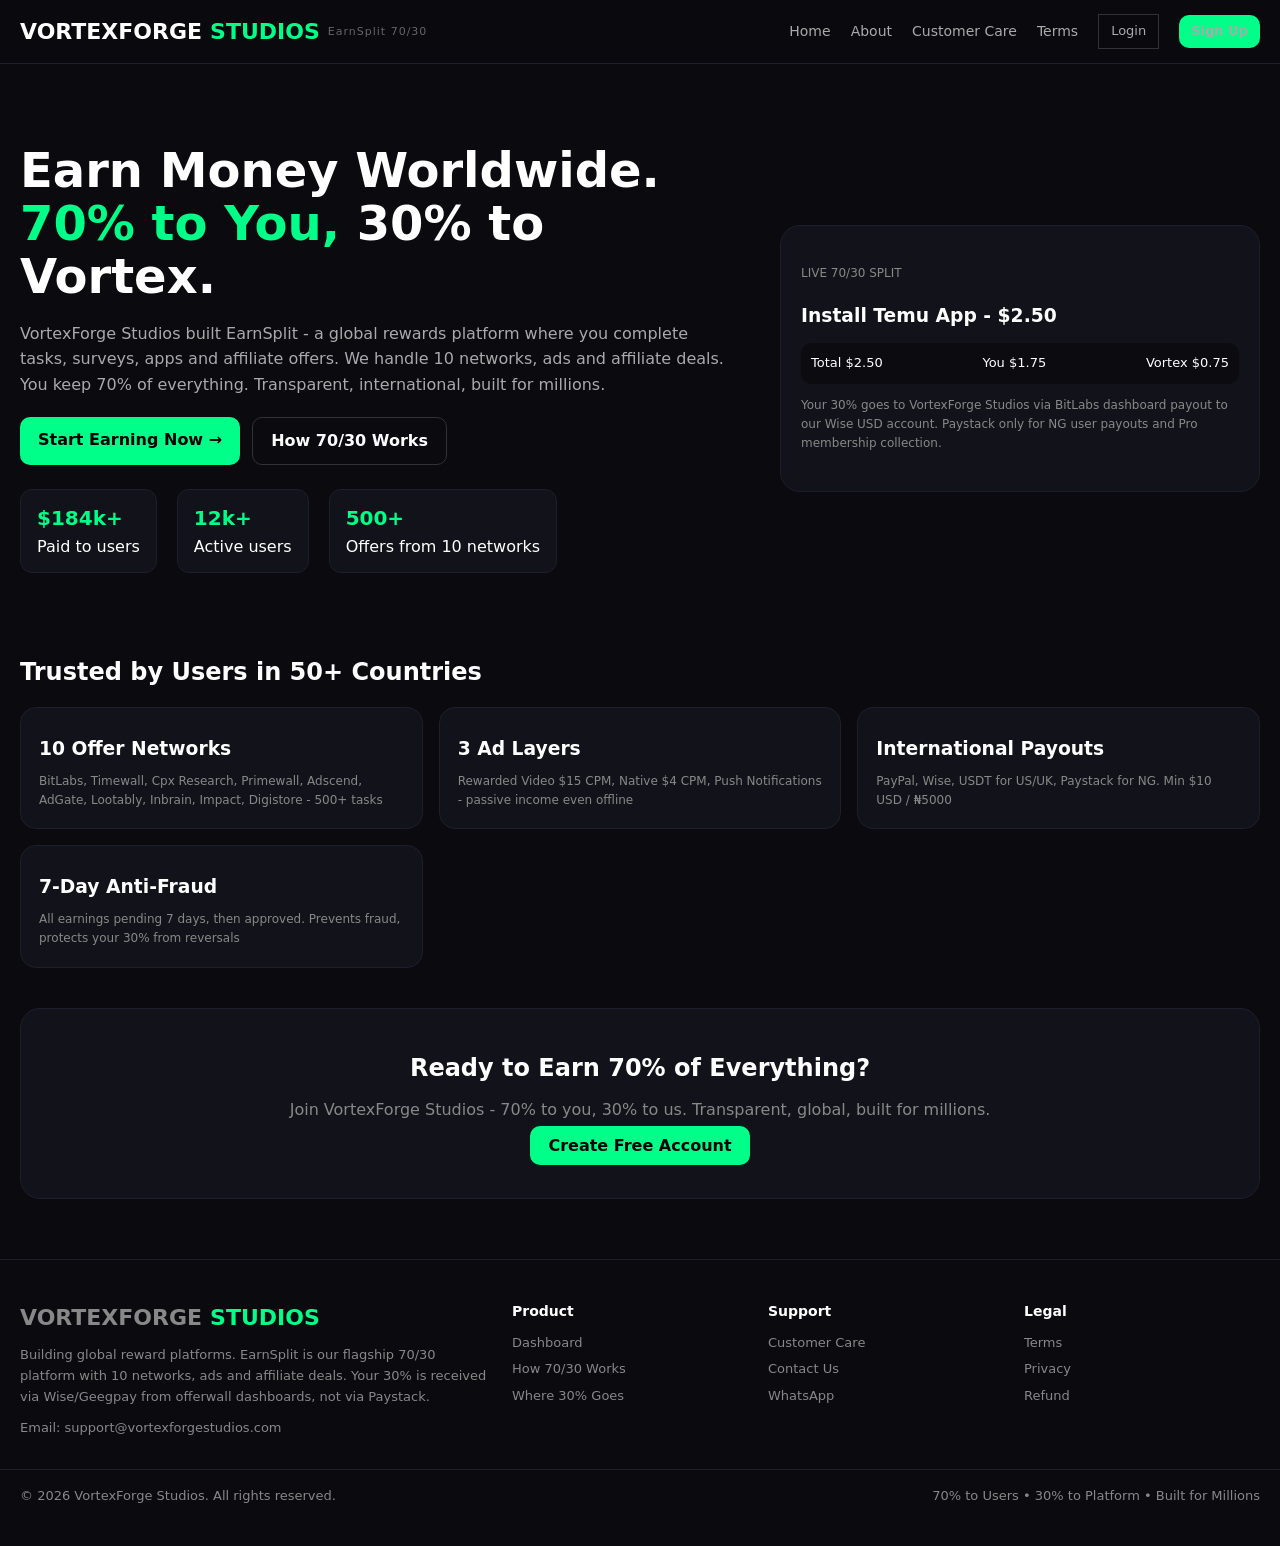
<file: earnsplit-INTERNATIONAL-FINAL/index.html>
<!DOCTYPE html>
<html lang="en">
<head>
<meta charset="UTF-8"><meta name="viewport" content="width=device-width, initial-scale=1.0">
<title>VortexForge Studios - EarnSplit 70/30 Rewards Platform</title>
<link rel="stylesheet" href="css/style.css">

<link rel="manifest" href="manifest.json">
<link rel="icon" type="image/png" href="img/icon-192.png">
<link rel="apple-touch-icon" href="img/apple-touch-icon.png">
<meta name="theme-color" content="#00FF88">
<meta name="apple-mobile-web-app-capable" content="yes">
<meta name="apple-mobile-web-app-status-bar-style" content="black-translucent">
<meta name="apple-mobile-web-app-title" content="EarnSplit">

</head>
<body>
<header class="main-header">
  <div class="container nav">
    <div class="logo">VORTEXFORGE <span>STUDIOS</span> <small>EarnSplit 70/30</small></div>
    <nav class="nav-links">
      <a href="index.html">Home</a>
      <a href="pages/about.html">About</a>
      <a href="pages/support.html">Customer Care</a>
      <a href="pages/terms.html">Terms</a>
      <a href="login.html" class="btn-outline btn-small">Login</a>
      <a href="signup.html" class="btn btn-small">Sign Up</a>
    </nav>
  </div>
</header>

<div class="container">
  <section class="hero">
    <div>
      <h1>Earn Money Worldwide.<br><span>70% to You,</span> 30% to Vortex.</h1>
      <p>VortexForge Studios built EarnSplit - a global rewards platform where you complete tasks, surveys, apps and affiliate offers. We handle 10 networks, ads and affiliate deals. You keep 70% of everything. Transparent, international, built for millions.</p>
      <div style="display:flex;gap:12px;margin-top:20px">
        <a href="signup.html" class="btn">Start Earning Now →</a>
        <a href="pages/about.html" class="btn btn-outline">How 70/30 Works</a>
      </div>
      <div class="hero-stats">
        <div><b>$184k+</b> Paid to users</div>
        <div><b>12k+</b> Active users</div>
        <div><b>500+</b> Offers from 10 networks</div>
      </div>
    </div>
    <div class="mock-card">
      <p style="color:#888;font-size:12px">LIVE 70/30 SPLIT</p>
      <h3 style="margin:10px 0">Install Temu App - $2.50</h3>
      <div class="split"><div>Total $2.50</div><div>You $1.75</div><div>Vortex $0.75</div></div>
      <p style="font-size:12px;color:#888;margin-top:12px">Your 30% goes to VortexForge Studios via BitLabs dashboard payout to our Wise USD account. Paystack only for NG user payouts and Pro membership collection.</p>
    </div>
  </section>

  <section style="margin-top:40px">
    <h2 style="font-size:24px;margin-bottom:16px">Trusted by Users in 50+ Countries</h2>
    <div class="grid">
      <div class="card"><h3>10 Offer Networks</h3><p>BitLabs, Timewall, Cpx Research, Primewall, Adscend, AdGate, Lootably, Inbrain, Impact, Digistore - 500+ tasks</p></div>
      <div class="card"><h3>3 Ad Layers</h3><p>Rewarded Video $15 CPM, Native $4 CPM, Push Notifications - passive income even offline</p></div>
      <div class="card"><h3>International Payouts</h3><p>PayPal, Wise, USDT for US/UK, Paystack for NG. Min $10 USD / ₦5000</p></div>
      <div class="card"><h3>7-Day Anti-Fraud</h3><p>All earnings pending 7 days, then approved. Prevents fraud, protects your 30% from reversals</p></div>
    </div>
  </section>

  <section style="margin-top:40px;text-align:center;background:#12121A;border:1px solid #1E1E2E;border-radius:20px;padding:40px">
    <h2>Ready to Earn 70% of Everything?</h2>
    <p style="color:#888;margin:10px 0">Join VortexForge Studios - 70% to you, 30% to us. Transparent, global, built for millions.</p>
    <a href="signup.html" class="btn">Create Free Account</a>
  </section>
</div>

<footer>
  <div class="container footer-grid">
    <div><div class="logo">VORTEXFORGE <span>STUDIOS</span></div><p style="margin-top:10px">Building global reward platforms. EarnSplit is our flagship 70/30 platform with 10 networks, ads and affiliate deals. Your 30% is received via Wise/Geegpay from offerwall dashboards, not via Paystack.</p><p style="margin-top:10px">Email: support@vortexforgestudios.com</p></div>
    <div><h4>Product</h4><a href="dashboard.html">Dashboard</a><a href="pages/about.html">How 70/30 Works</a><a href="pages/about.html">Where 30% Goes</a></div>
    <div><h4>Support</h4><a href="pages/support.html">Customer Care</a><a href="pages/support.html">Contact Us</a><a href="pages/support.html">WhatsApp</a></div>
    <div><h4>Legal</h4><a href="pages/terms.html">Terms</a><a href="pages/terms.html">Privacy</a><a href="pages/terms.html">Refund</a></div>
  </div>
  <div class="container" style="margin-top:30px;border-top:1px solid #1E1E2E;padding-top:16px;display:flex;justify-content:space-between;flex-wrap:wrap;gap:10px"><span>© 2026 VortexForge Studios. All rights reserved.</span><span>70% to Users • 30% to Platform • Built for Millions</span></div>
</footer>

<script src="js/config.js"></script>

<script>
if ('serviceWorker' in navigator) {
  window.addEventListener('load', () => {
    navigator.serviceWorker.register('sw.js')
      .then(reg => console.log('SW registered - EarnSplit PWA ready'))
      .catch(err => console.log('SW failed', err));
  });
}
</script>

</body>
</html>
</file>
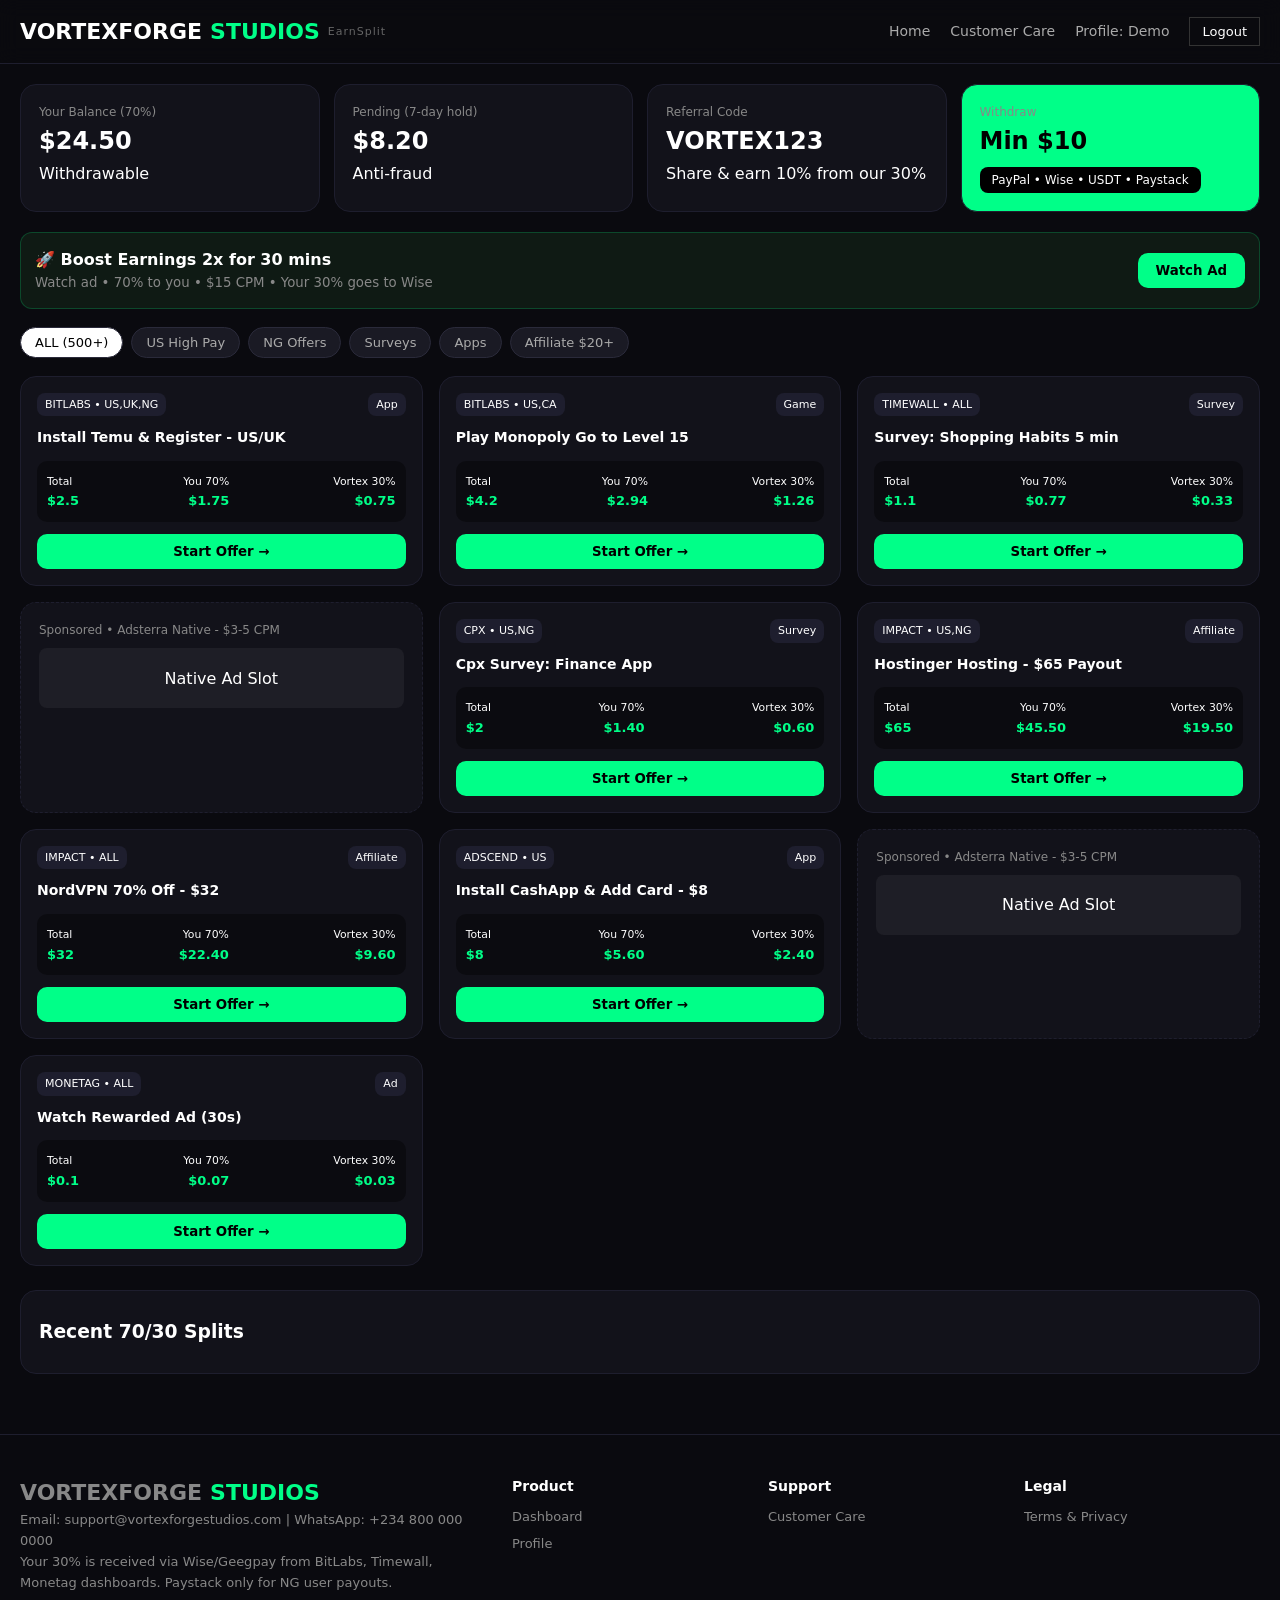
<file: earnsplit-INTERNATIONAL-FINAL/dashboard.html>
<!DOCTYPE html><html><head><meta charset="UTF-8"><meta name="viewport" content="width=device-width, initial-scale=1.0"><title>Dashboard - VortexForge Studios</title><link rel="stylesheet" href="css/style.css">
<link rel="manifest" href="manifest.json">
<link rel="icon" type="image/png" href="img/icon-192.png">
<link rel="apple-touch-icon" href="img/apple-touch-icon.png">
<meta name="theme-color" content="#00FF88">
<meta name="apple-mobile-web-app-capable" content="yes">
<meta name="apple-mobile-web-app-status-bar-style" content="black-translucent">
<meta name="apple-mobile-web-app-title" content="EarnSplit">

</head><body>
<header class="main-header"><div class="container nav"><div class="logo">VORTEXFORGE <span>STUDIOS</span> <small>EarnSplit</small></div><div class="nav-links"><a href="index.html">Home</a><a href="pages/support.html">Customer Care</a><a href="pages/profile.html">Profile: <span data-user-name>Demo</span></a><button class="btn-outline btn-small" onclick="logout()">Logout</button></div></div></header>
<div class="container">
  <div class="stats" style="margin-top:20px">
    <div class="card"><p>Your Balance (70%)</p><h2 id="balance">$24.50</h2><span>Withdrawable</span></div>
    <div class="card"><p>Pending (7-day hold)</p><h2>$<span id="pending">8.20</span></h2><span>Anti-fraud</span></div>
    <div class="card"><p>Referral Code</p><h2 data-referral-code>VORTEX123</h2><span>Share & earn 10% from our 30%</span></div>
    <div class="card" style="background:#00FF88;color:black"><p>Withdraw</p><h2>Min $10</h2><button onclick="openWithdraw()" style="margin-top:6px;background:black;color:white;border:none;padding:6px 12px;border-radius:8px;font-size:12px;cursor:pointer">PayPal • Wise • USDT • Paystack</button></div>
  </div>
  <div style="background:#0F1A14;border:1px solid #00FF8833;border-radius:12px;padding:14px;display:flex;justify-content:space-between;align-items:center;margin-bottom:18px;flex-wrap:wrap;gap:10px"><div><b>🚀 Boost Earnings 2x for 30 mins</b><small style="display:block;color:#888">Watch ad • 70% to you • $15 CPM • Your 30% goes to Wise</small></div><button class="btn" onclick="watchAd()">Watch Ad</button></div>
  <div class="filters"><button class="filter active" data-filter="ALL">ALL (500+)</button><button class="filter" data-filter="US">US High Pay</button><button class="filter" data-filter="NG">NG Offers</button><button class="filter" data-filter="Survey">Surveys</button><button class="filter" data-filter="App">Apps</button><button class="filter" data-filter="Affiliate">Affiliate $20+</button></div>
  <div id="offers-grid" class="grid"></div>
  <div class="card" style="margin-top:24px"><h3>Recent 70/30 Splits</h3><div id="activity-list"></div></div>
</div>
<footer><div class="container footer-grid"><div><div class="logo">VORTEXFORGE <span>STUDIOS</span></div><p>Email: support@vortexforgestudios.com | WhatsApp: +234 800 000 0000</p><p>Your 30% is received via Wise/Geegpay from BitLabs, Timewall, Monetag dashboards. Paystack only for NG user payouts.</p></div><div><h4>Product</h4><a href="dashboard.html">Dashboard</a><a href="pages/profile.html">Profile</a></div><div><h4>Support</h4><a href="pages/support.html">Customer Care</a></div><div><h4>Legal</h4><a href="pages/terms.html">Terms & Privacy</a></div></div></footer>
<script src="js/config.js"></script><script src="js/auth.js"></script><script src="js/wallet.js"></script><script src="js/app.js"></script>

<script>
if ('serviceWorker' in navigator) {
  window.addEventListener('load', () => {
    navigator.serviceWorker.register('sw.js')
      .then(reg => console.log('SW registered - EarnSplit PWA ready'))
      .catch(err => console.log('SW failed', err));
  });
}
</script>

</body></html>
</file>
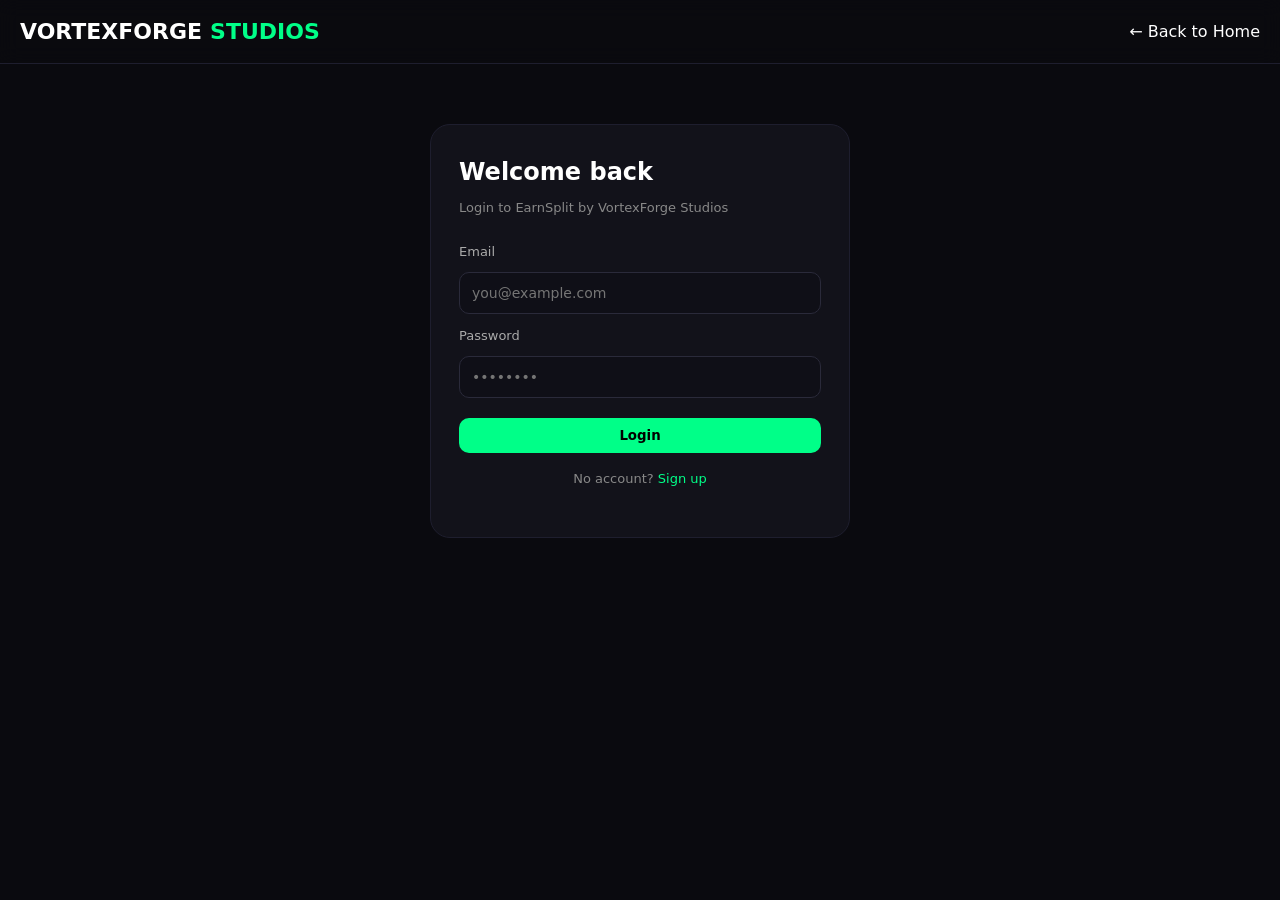
<file: earnsplit-INTERNATIONAL-FINAL/login.html>
<!DOCTYPE html><html><head><meta charset="UTF-8"><meta name="viewport" content="width=device-width, initial-scale=1.0"><title>Login - VortexForge Studios</title><link rel="stylesheet" href="css/style.css">
<link rel="manifest" href="manifest.json">
<link rel="icon" type="image/png" href="img/icon-192.png">
<link rel="apple-touch-icon" href="img/apple-touch-icon.png">
<meta name="theme-color" content="#00FF88">
<meta name="apple-mobile-web-app-capable" content="yes">
<meta name="apple-mobile-web-app-status-bar-style" content="black-translucent">
<meta name="apple-mobile-web-app-title" content="EarnSplit">

</head><body>
<header class="main-header"><div class="container nav"><div class="logo">VORTEXFORGE <span>STUDIOS</span></div><a href="index.html">← Back to Home</a></div></header>
<div class="form-wrap"><h2>Welcome back</h2><p>Login to EarnSplit by VortexForge Studios</p><form onsubmit="loginUser(event)"><label>Email</label><input id="email" type="email" required placeholder="you@example.com"><label>Password</label><input type="password" required placeholder="••••••••"><button class="btn" style="width:100%;margin-top:12px">Login</button></form><p style="margin-top:16px;text-align:center">No account? <a href="signup.html" style="color:#00FF88">Sign up</a></p></div>
<script src="js/config.js"></script><script src="js/auth.js"></script>
<script>
if ('serviceWorker' in navigator) {
  window.addEventListener('load', () => {
    navigator.serviceWorker.register('sw.js')
      .then(reg => console.log('SW registered - EarnSplit PWA ready'))
      .catch(err => console.log('SW failed', err));
  });
}
</script>

</body></html>
</file>
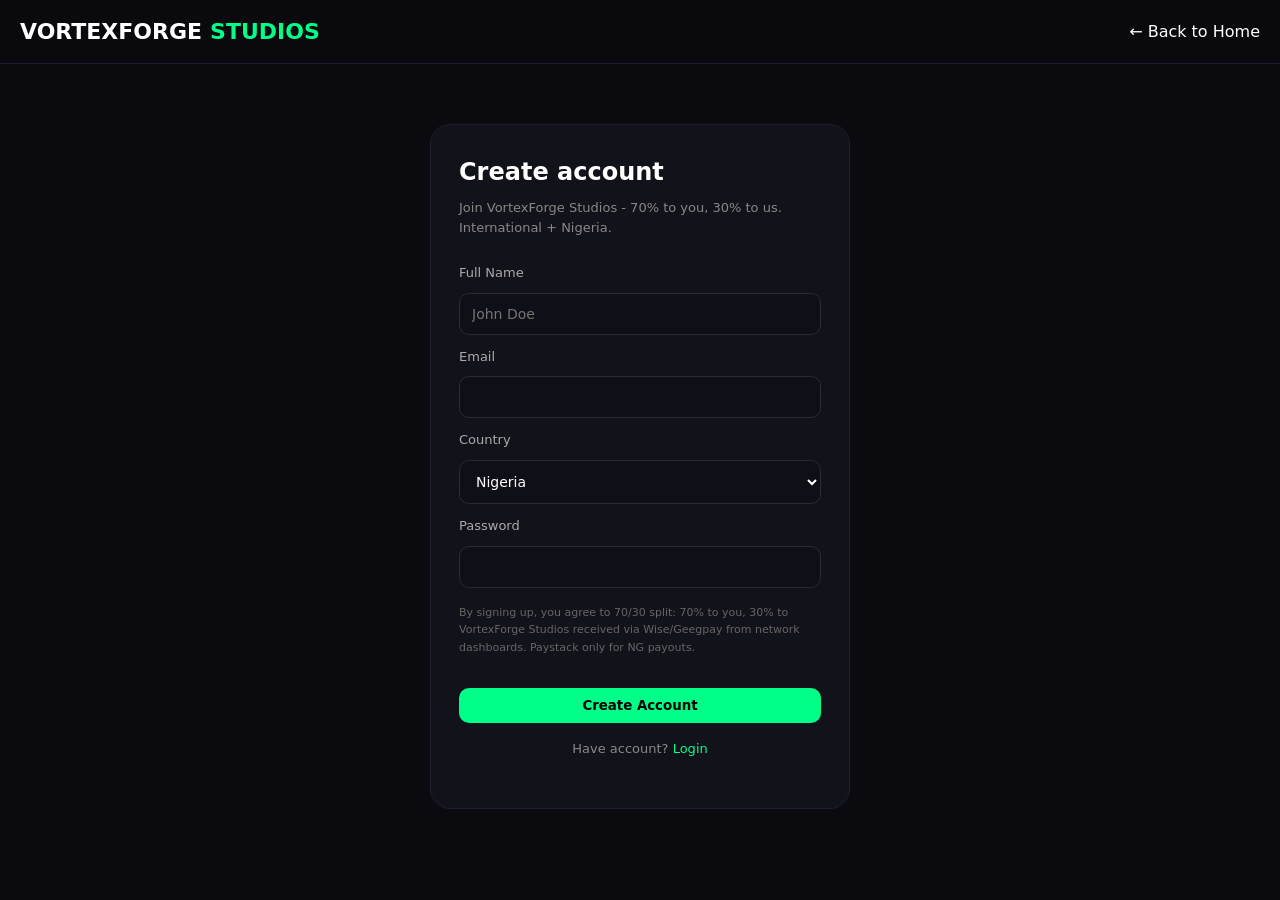
<file: earnsplit-INTERNATIONAL-FINAL/signup.html>
<!DOCTYPE html><html><head><meta charset="UTF-8"><meta name="viewport" content="width=device-width, initial-scale=1.0"><title>Sign Up - VortexForge Studios</title><link rel="stylesheet" href="css/style.css">
<link rel="manifest" href="manifest.json">
<link rel="icon" type="image/png" href="img/icon-192.png">
<link rel="apple-touch-icon" href="img/apple-touch-icon.png">
<meta name="theme-color" content="#00FF88">
<meta name="apple-mobile-web-app-capable" content="yes">
<meta name="apple-mobile-web-app-status-bar-style" content="black-translucent">
<meta name="apple-mobile-web-app-title" content="EarnSplit">

</head><body>
<header class="main-header"><div class="container nav"><div class="logo">VORTEXFORGE <span>STUDIOS</span></div><a href="index.html">← Back to Home</a></div></header>
<div class="form-wrap"><h2>Create account</h2><p>Join VortexForge Studios - 70% to you, 30% to us. International + Nigeria.</p><form onsubmit="signupUser(event)"><label>Full Name</label><input id="name" required placeholder="John Doe"><label>Email</label><input id="email" type="email" required><label>Country</label><select id="country"><option value="NG">Nigeria</option><option value="US">United States</option><option value="UK">United Kingdom</option><option value="CA">Canada</option><option value="DE">Germany</option><option value="ALL">Other</option></select><label>Password</label><input type="password" required><p style="font-size:11px;color:#666;margin-top:8px">By signing up, you agree to 70/30 split: 70% to you, 30% to VortexForge Studios received via Wise/Geegpay from network dashboards. Paystack only for NG payouts.</p><button class="btn" style="width:100%;margin-top:12px">Create Account</button></form><p style="margin-top:16px;text-align:center">Have account? <a href="login.html" style="color:#00FF88">Login</a></p></div>
<script src="js/config.js"></script><script src="js/auth.js"></script>
<script>
if ('serviceWorker' in navigator) {
  window.addEventListener('load', () => {
    navigator.serviceWorker.register('sw.js')
      .then(reg => console.log('SW registered - EarnSplit PWA ready'))
      .catch(err => console.log('SW failed', err));
  });
}
</script>

</body></html>
</file>
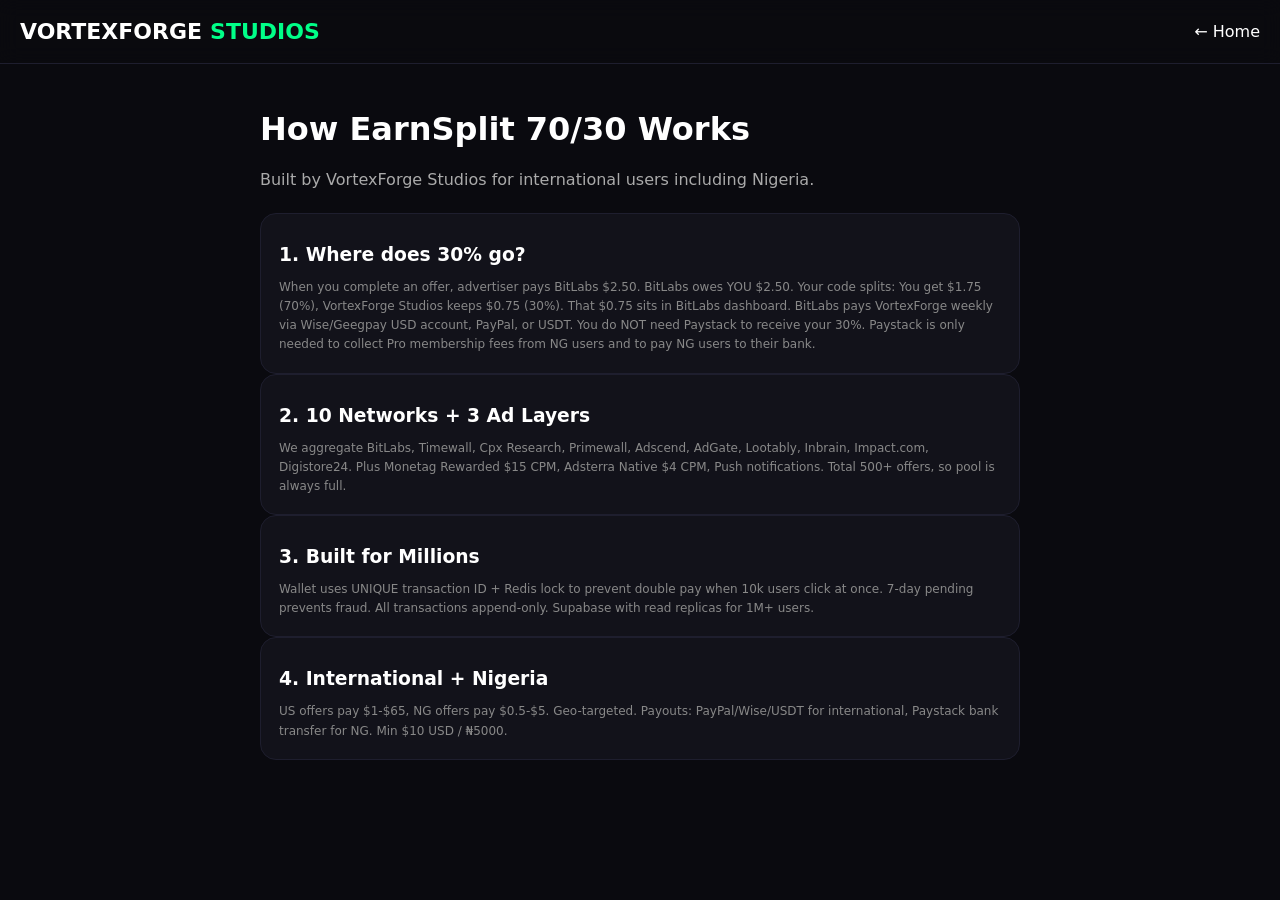
<file: earnsplit-INTERNATIONAL-FINAL/pages/about.html>
<!DOCTYPE html><html><head><meta charset="UTF-8"><meta name="viewport" content="width=device-width, initial-scale=1.0"><title>About 70/30 - VortexForge Studios</title><link rel="stylesheet" href="../css/style.css">
<link rel="manifest" href="../manifest.json">
<link rel="icon" type="image/png" href="../img/icon-192.png">
<link rel="apple-touch-icon" href="../img/apple-touch-icon.png">
<meta name="theme-color" content="#00FF88">
<meta name="apple-mobile-web-app-capable" content="yes">
<meta name="apple-mobile-web-app-status-bar-style" content="black-translucent">
<meta name="apple-mobile-web-app-title" content="EarnSplit">

</head><body>
<header class="main-header"><div class="container nav"><div class="logo">VORTEXFORGE <span>STUDIOS</span></div><a href="../index.html">← Home</a></div></header>
<div class="container" style="max-width:800px;margin:40px auto"><h1>How EarnSplit 70/30 Works</h1><p style="color:#AAA;margin:12px 0">Built by VortexForge Studios for international users including Nigeria.</p>
<div class="card" style="margin-top:20px"><h3>1. Where does 30% go?</h3><p>When you complete an offer, advertiser pays BitLabs $2.50. BitLabs owes YOU $2.50. Your code splits: You get $1.75 (70%), VortexForge Studios keeps $0.75 (30%). That $0.75 sits in BitLabs dashboard. BitLabs pays VortexForge weekly via Wise/Geegpay USD account, PayPal, or USDT. You do NOT need Paystack to receive your 30%. Paystack is only needed to collect Pro membership fees from NG users and to pay NG users to their bank.</p></div>
<div class="card"><h3>2. 10 Networks + 3 Ad Layers</h3><p>We aggregate BitLabs, Timewall, Cpx Research, Primewall, Adscend, AdGate, Lootably, Inbrain, Impact.com, Digistore24. Plus Monetag Rewarded $15 CPM, Adsterra Native $4 CPM, Push notifications. Total 500+ offers, so pool is always full.</p></div>
<div class="card"><h3>3. Built for Millions</h3><p>Wallet uses UNIQUE transaction ID + Redis lock to prevent double pay when 10k users click at once. 7-day pending prevents fraud. All transactions append-only. Supabase with read replicas for 1M+ users.</p></div>
<div class="card"><h3>4. International + Nigeria</h3><p>US offers pay $1-$65, NG offers pay $0.5-$5. Geo-targeted. Payouts: PayPal/Wise/USDT for international, Paystack bank transfer for NG. Min $10 USD / ₦5000.</p></div>
</div>
<script>
if ('serviceWorker' in navigator) {
  window.addEventListener('load', () => {
    navigator.serviceWorker.register('../sw.js')
      .then(reg => console.log('SW registered - EarnSplit PWA ready'))
      .catch(err => console.log('SW failed', err));
  });
}
</script>

</body></html>
</file>
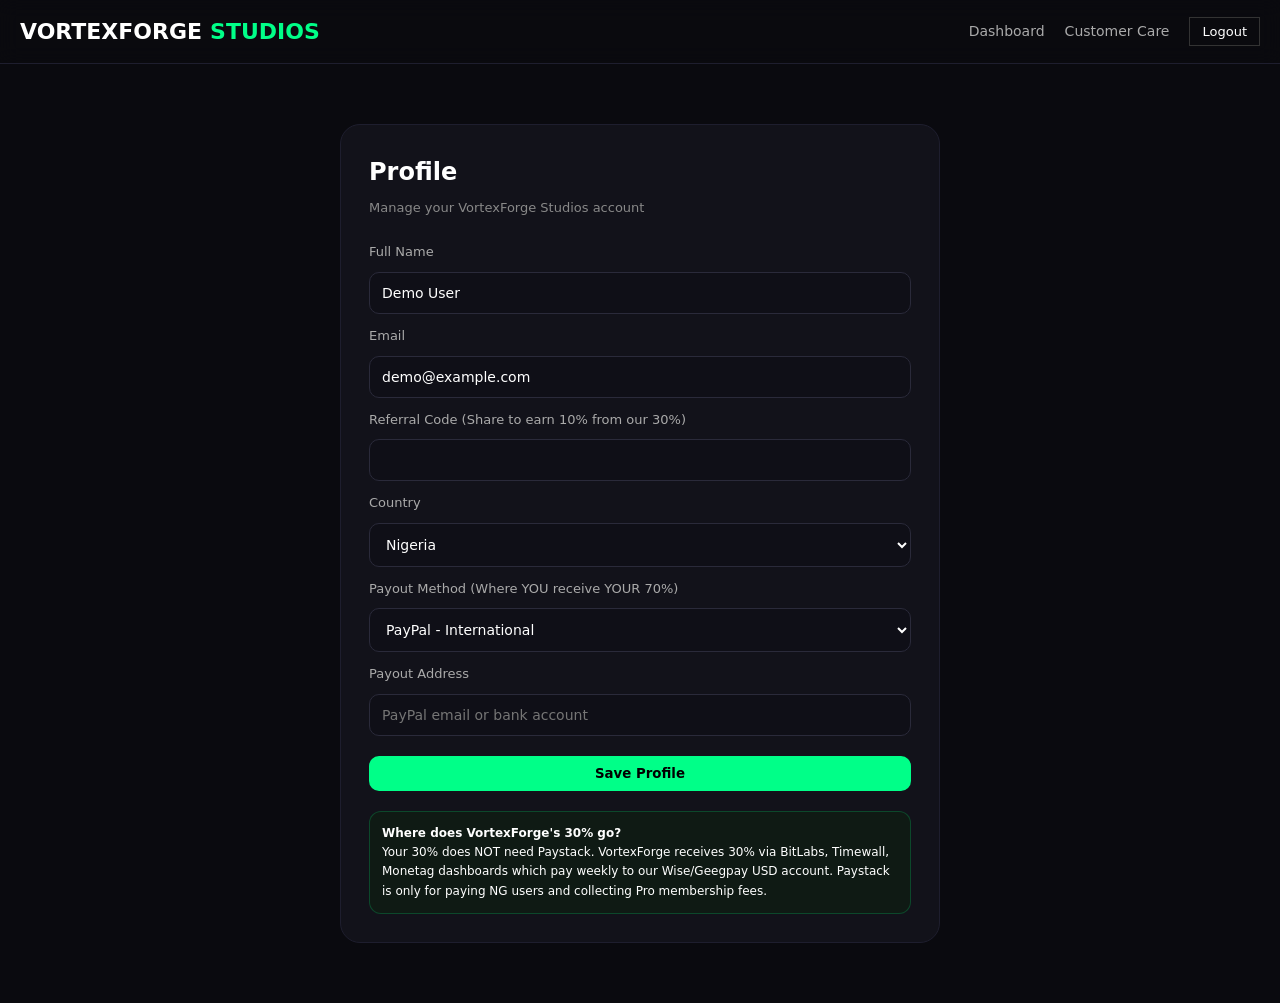
<file: earnsplit-INTERNATIONAL-FINAL/pages/profile.html>
<!DOCTYPE html><html><head><meta charset="UTF-8"><meta name="viewport" content="width=device-width, initial-scale=1.0"><title>Profile - VortexForge Studios</title><link rel="stylesheet" href="../css/style.css">
<link rel="manifest" href="../manifest.json">
<link rel="icon" type="image/png" href="../img/icon-192.png">
<link rel="apple-touch-icon" href="../img/apple-touch-icon.png">
<meta name="theme-color" content="#00FF88">
<meta name="apple-mobile-web-app-capable" content="yes">
<meta name="apple-mobile-web-app-status-bar-style" content="black-translucent">
<meta name="apple-mobile-web-app-title" content="EarnSplit">

</head><body>
<header class="main-header"><div class="container nav"><div class="logo">VORTEXFORGE <span>STUDIOS</span></div><div class="nav-links"><a href="../dashboard.html">Dashboard</a><a href="support.html">Customer Care</a><button class="btn-outline btn-small" onclick="logout()">Logout</button></div></div></header>
<div class="container"><div class="form-wrap" style="max-width:600px"><h2>Profile</h2><p>Manage your VortexForge Studios account</p><label>Full Name</label><input data-user-name value="Demo User"><label>Email</label><input data-user-email value="demo@example.com"><label>Referral Code (Share to earn 10% from our 30%)</label><input data-referral-code readonly><label>Country</label><select><option>Nigeria</option><option>US</option><option>UK</option></select><label>Payout Method (Where YOU receive YOUR 70%)</label><select><option>PayPal - International</option><option>Wise - International</option><option>USDT TRC20</option><option>Paystack - Nigeria Bank</option></select><label>Payout Address</label><input placeholder="PayPal email or bank account"><button class="btn" style="width:100%;margin-top:12px">Save Profile</button>
<div style="margin-top:20px;background:#0F1A14;border:1px solid #00FF8833;border-radius:12px;padding:12px;font-size:12px"><b>Where does VortexForge's 30% go?</b><br>Your 30% does NOT need Paystack. VortexForge receives 30% via BitLabs, Timewall, Monetag dashboards which pay weekly to our Wise/Geegpay USD account. Paystack is only for paying NG users and collecting Pro membership fees.</div>
</div></div>
<script src="../js/config.js"></script><script src="../js/auth.js"></script>
<script>
if ('serviceWorker' in navigator) {
  window.addEventListener('load', () => {
    navigator.serviceWorker.register('../sw.js')
      .then(reg => console.log('SW registered - EarnSplit PWA ready'))
      .catch(err => console.log('SW failed', err));
  });
}
</script>

</body></html>
</file>
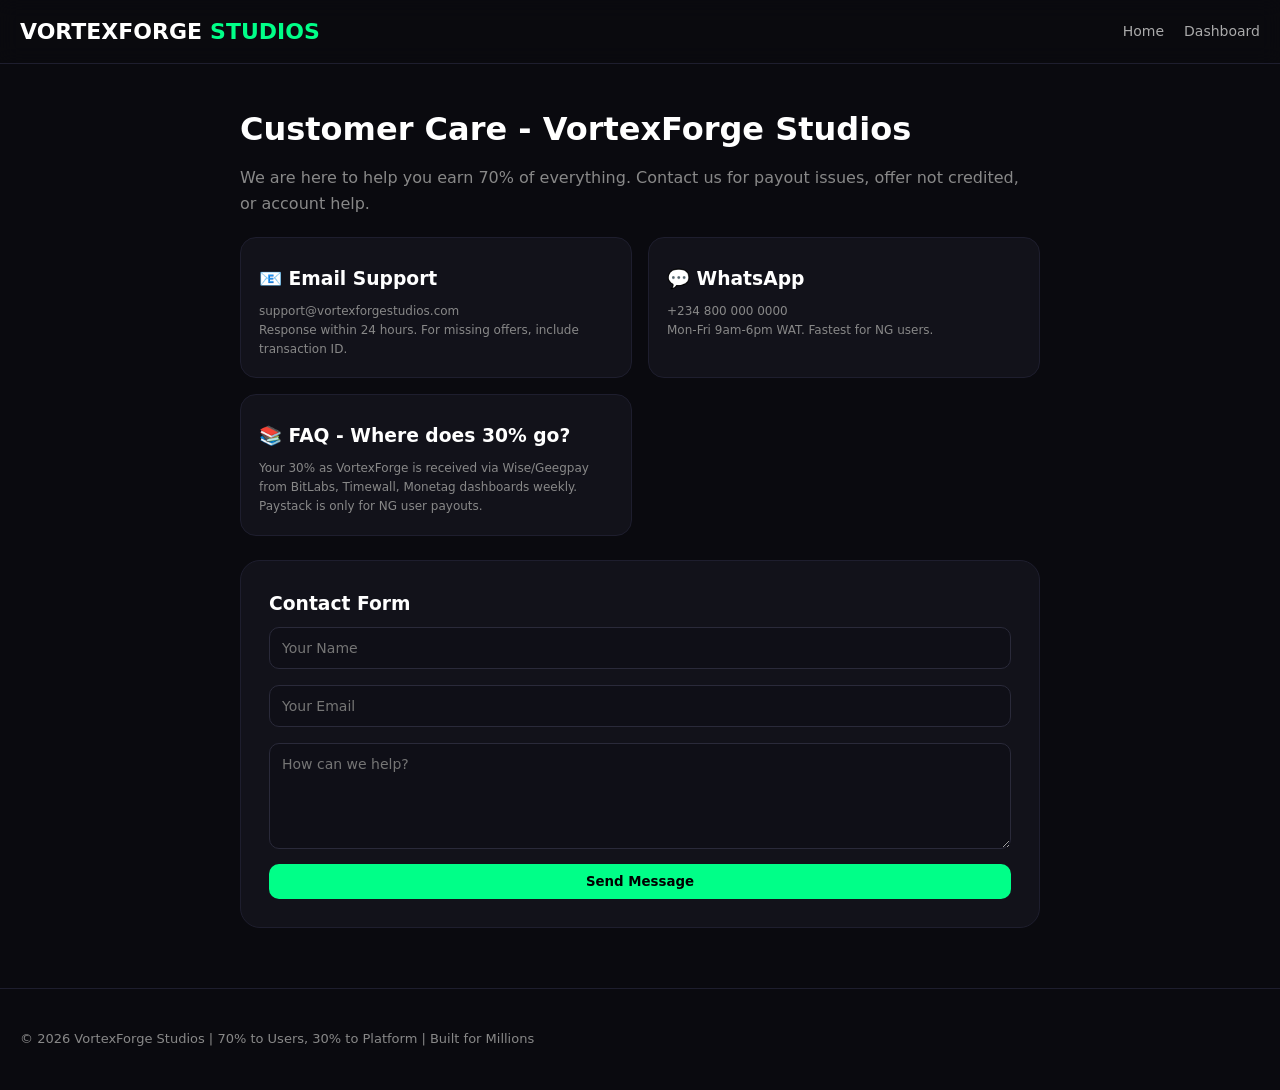
<file: earnsplit-INTERNATIONAL-FINAL/pages/support.html>
<!DOCTYPE html><html><head><meta charset="UTF-8"><meta name="viewport" content="width=device-width, initial-scale=1.0"><title>Customer Care - VortexForge Studios</title><link rel="stylesheet" href="../css/style.css">
<link rel="manifest" href="../manifest.json">
<link rel="icon" type="image/png" href="../img/icon-192.png">
<link rel="apple-touch-icon" href="../img/apple-touch-icon.png">
<meta name="theme-color" content="#00FF88">
<meta name="apple-mobile-web-app-capable" content="yes">
<meta name="apple-mobile-web-app-status-bar-style" content="black-translucent">
<meta name="apple-mobile-web-app-title" content="EarnSplit">

</head><body>
<header class="main-header"><div class="container nav"><div class="logo">VORTEXFORGE <span>STUDIOS</span></div><div class="nav-links"><a href="../index.html">Home</a><a href="../dashboard.html">Dashboard</a></div></div></header>
<div class="container"><div style="max-width:800px;margin:40px auto"><h1>Customer Care - VortexForge Studios</h1><p style="color:#888;margin:10px 0">We are here to help you earn 70% of everything. Contact us for payout issues, offer not credited, or account help.</p>
<div class="grid" style="margin-top:20px"><div class="card"><h3>📧 Email Support</h3><p>support@vortexforgestudios.com</p><p>Response within 24 hours. For missing offers, include transaction ID.</p></div><div class="card"><h3>💬 WhatsApp</h3><p>+234 800 000 0000</p><p>Mon-Fri 9am-6pm WAT. Fastest for NG users.</p></div><div class="card"><h3>📚 FAQ - Where does 30% go?</h3><p>Your 30% as VortexForge is received via Wise/Geegpay from BitLabs, Timewall, Monetag dashboards weekly. Paystack is only for NG user payouts.</p></div></div>
<div class="form-wrap" style="max-width:100%;margin-top:24px"><h3>Contact Form</h3><input placeholder="Your Name"><input placeholder="Your Email"><textarea rows="5" placeholder="How can we help?"></textarea><button class="btn" style="width:100%">Send Message</button></div>
</div></div>
<footer><div class="container"><p>© 2026 VortexForge Studios | 70% to Users, 30% to Platform | Built for Millions</p></div></footer>

<script>
if ('serviceWorker' in navigator) {
  window.addEventListener('load', () => {
    navigator.serviceWorker.register('../sw.js')
      .then(reg => console.log('SW registered - EarnSplit PWA ready'))
      .catch(err => console.log('SW failed', err));
  });
}
</script>

</body></html>
</file>
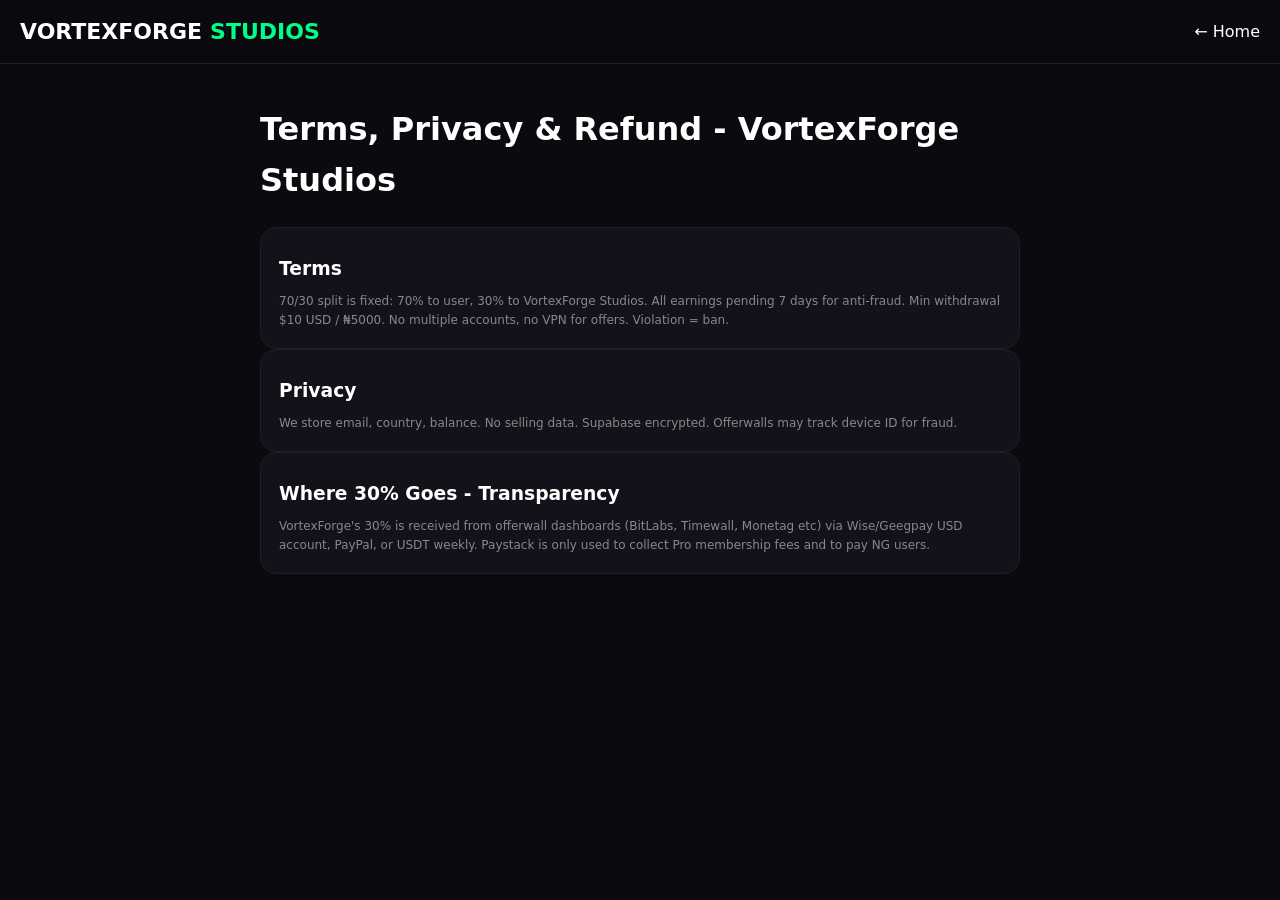
<file: earnsplit-INTERNATIONAL-FINAL/pages/terms.html>
<!DOCTYPE html><html><head><meta charset="UTF-8"><meta name="viewport" content="width=device-width, initial-scale=1.0"><title>Terms - VortexForge Studios</title><link rel="stylesheet" href="../css/style.css">
<link rel="manifest" href="../manifest.json">
<link rel="icon" type="image/png" href="../img/icon-192.png">
<link rel="apple-touch-icon" href="../img/apple-touch-icon.png">
<meta name="theme-color" content="#00FF88">
<meta name="apple-mobile-web-app-capable" content="yes">
<meta name="apple-mobile-web-app-status-bar-style" content="black-translucent">
<meta name="apple-mobile-web-app-title" content="EarnSplit">

</head><body>
<header class="main-header"><div class="container nav"><div class="logo">VORTEXFORGE <span>STUDIOS</span></div><a href="../index.html">← Home</a></div></header>
<div class="container" style="max-width:800px;margin:40px auto"><h1>Terms, Privacy & Refund - VortexForge Studios</h1><div class="card" style="margin-top:20px"><h3>Terms</h3><p>70/30 split is fixed: 70% to user, 30% to VortexForge Studios. All earnings pending 7 days for anti-fraud. Min withdrawal $10 USD / ₦5000. No multiple accounts, no VPN for offers. Violation = ban.</p></div><div class="card"><h3>Privacy</h3><p>We store email, country, balance. No selling data. Supabase encrypted. Offerwalls may track device ID for fraud.</p></div><div class="card"><h3>Where 30% Goes - Transparency</h3><p>VortexForge's 30% is received from offerwall dashboards (BitLabs, Timewall, Monetag etc) via Wise/Geegpay USD account, PayPal, or USDT weekly. Paystack is only used to collect Pro membership fees and to pay NG users.</p></div></div>
<script>
if ('serviceWorker' in navigator) {
  window.addEventListener('load', () => {
    navigator.serviceWorker.register('../sw.js')
      .then(reg => console.log('SW registered - EarnSplit PWA ready'))
      .catch(err => console.log('SW failed', err));
  });
}
</script>

</body></html>
</file>
<file: earnsplit-INTERNATIONAL-FINAL/css/style.css>
:root { --bg:#0A0A0F; --card:#12121A; --border:#1E1E2E; --green:#00FF88; --muted:#888; }
* { margin:0; padding:0; box-sizing:border-box; font-family: Inter, system-ui, sans-serif; }
body { background: var(--bg); color:white; line-height:1.6; }
a { color:inherit; text-decoration:none; }
.container { max-width:1300px; margin:auto; padding:0 20px; }

/* Header */
header.main-header { position:sticky; top:0; z-index:100; background:rgba(10,10,15,0.9); backdrop-filter:blur(10px); border-bottom:1px solid var(--border); padding:14px 0; }
.nav { display:flex; justify-content:space-between; align-items:center; }
.logo { font-weight:900; font-size:22px; display:flex; align-items:center; gap:8px; }
.logo span { color:var(--green); }
.logo small { font-size:11px; color:#666; font-weight:400; letter-spacing:1px; }
.nav-links { display:flex; gap:20px; align-items:center; font-size:14px; }
.nav-links a { color:#AAA; }
.nav-links a:hover { color:white; }
.btn { background:var(--green); color:black; border:none; padding:10px 18px; border-radius:10px; font-weight:700; cursor:pointer; }
.btn-outline { background:transparent; border:1px solid #333; color:white; }
.btn-small { padding:6px 12px; font-size:13px; }

/* Hero */
.hero { padding:80px 0 40px; display:grid; grid-template-columns:1.2fr 0.8fr; gap:40px; align-items:center; }
.hero h1 { font-size:48px; line-height:1.1; font-weight:900; }
.hero h1 span { color:var(--green); }
.hero p { color:#AAA; margin:18px 0; font-size:16px; }
.hero-stats { display:flex; gap:20px; margin-top:24px; }
.hero-stats div { background:var(--card); border:1px solid var(--border); border-radius:12px; padding:12px 16px; }
.hero-stats b { display:block; font-size:20px; color:var(--green); }
.mock-card { background:var(--card); border:1px solid var(--border); border-radius:20px; padding:20px; }

/* Grid */
.grid { display:grid; grid-template-columns:repeat(auto-fill,minmax(300px,1fr)); gap:16px; }
.card { background:var(--card); border:1px solid var(--border); border-radius:16px; padding:18px; }
.card p { font-size:12px; color:#888; }
.card h3 { margin:8px 0; }

/* Forms */
.form-wrap { max-width:420px; margin:60px auto; background:var(--card); border:1px solid var(--border); border-radius:20px; padding:28px; }
.form-wrap h2 { font-size:24px; margin-bottom:6px; }
.form-wrap p { color:#888; font-size:13px; margin-bottom:20px; }
input, textarea, select { width:100%; background:#0F0F17; border:1px solid #2A2A3A; border-radius:10px; padding:12px; color:white; margin:8px 0; font-size:14px; }
label { font-size:13px; color:#AAA; }

/* Dashboard */
.stats { display:grid; grid-template-columns:repeat(auto-fit,minmax(200px,1fr)); gap:14px; margin:20px 0; }
.offer { background:var(--card); border:1px solid var(--border); border-radius:16px; padding:16px; }
.offer .top { display:flex; justify-content:space-between; font-size:11px; }
.badge { background:#1E1E2E; padding:3px 8px; border-radius:8px; }
.split { background:#0006; border-radius:10px; padding:10px; display:flex; justify-content:space-between; font-size:13px; margin:12px 0; }
.split b { color:var(--green); }
.filters { display:flex; gap:8px; flex-wrap:wrap; margin:18px 0; }
.filter { padding:7px 14px; border-radius:20px; border:1px solid #2A2A3A; background:#1A1A24; color:#AAA; cursor:pointer; font-size:13px; }
.filter.active { background:white; color:black; }

/* Footer */
footer { margin-top:60px; border-top:1px solid var(--border); padding:40px 0; color:#888; font-size:13px; }
.footer-grid { display:grid; grid-template-columns:2fr 1fr 1fr 1fr; gap:20px; }
footer h4 { color:white; margin-bottom:10px; font-size:14px; }
footer a { display:block; margin:6px 0; color:#888; }
footer a:hover { color:white; }

@media (max-width:900px) { .hero { grid-template-columns:1fr; } .footer-grid { grid-template-columns:1fr 1fr; } }
</file>
